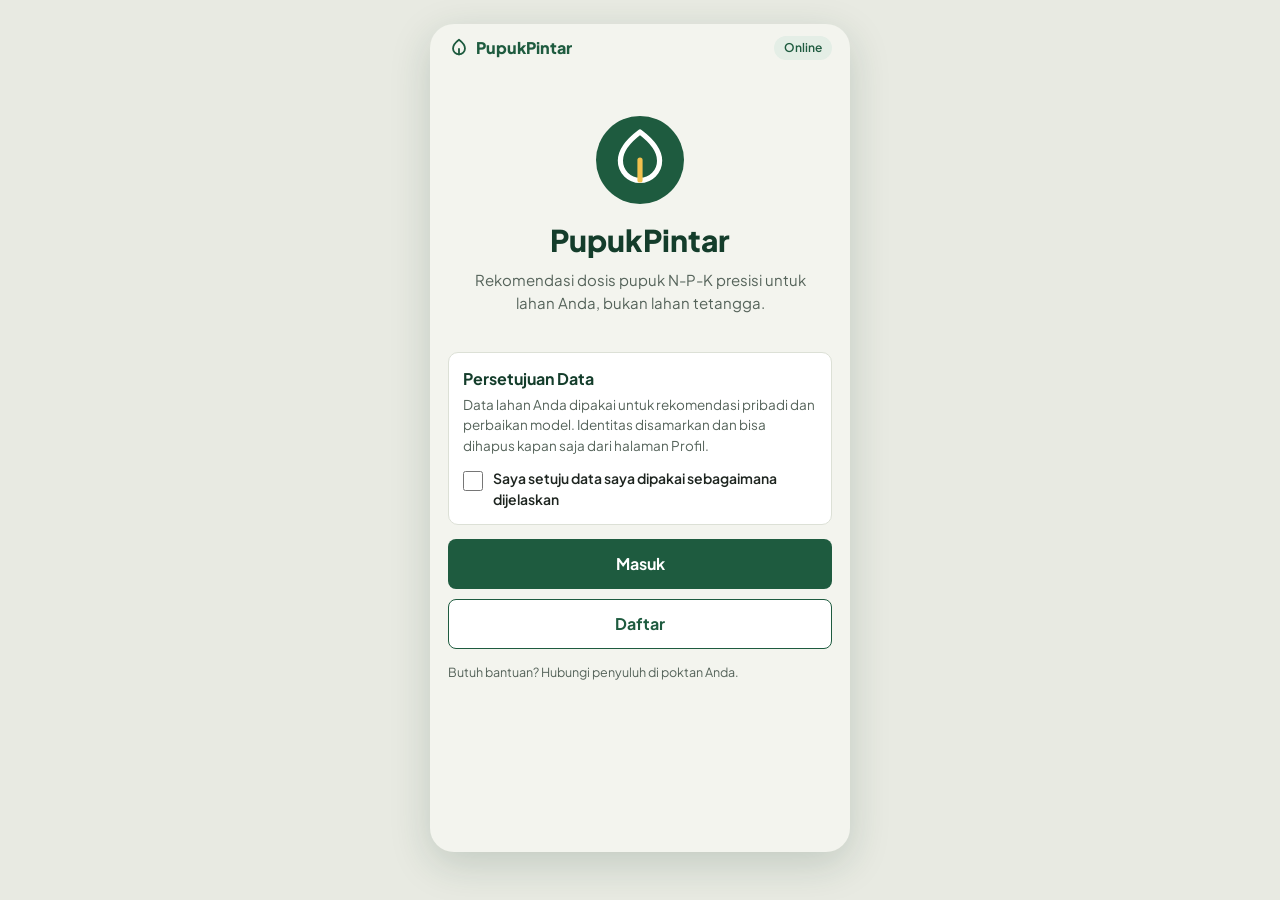
<file: app/frontend/index.html>
<!DOCTYPE html>
<html lang="id">
<head>
<meta charset="UTF-8">
<meta name="viewport" content="width=device-width, initial-scale=1.0">
<title>PupukPintar, Rekomendasi Dosis Pupuk per Lahan</title>
<link rel="preconnect" href="https://fonts.googleapis.com">
<link rel="preconnect" href="https://fonts.gstatic.com" crossorigin>
<link href="https://fonts.googleapis.com/css2?family=Plus+Jakarta+Sans:wght@400;500;600;700;800&display=swap" rel="stylesheet">
<link rel="stylesheet" href="styles.css">
<link rel="icon" href="assets/favicon.svg" type="image/svg+xml">
</head>
<body>
<div class="bingkai" id="bingkai">

  <!-- ============ STATUS BAR ATAS ============ -->
  <div class="batang-atas">
    <div class="merek-kecil">
      <svg viewBox="0 0 24 24" class="ikon" aria-hidden="true"><path d="M12 3c-4 3-6.5 6-6.5 9.5A6.5 6.5 0 0 0 12 19a6.5 6.5 0 0 0 6.5-6.5C18.5 9 16 6 12 3Z" fill="none" stroke="currentColor" stroke-width="2" stroke-linejoin="round"/><path d="M12 19v-6" stroke="currentColor" stroke-width="2" stroke-linecap="round"/></svg>
      <span>PupukPintar</span>
    </div>
    <div id="status-jaringan" class="jaringan jaringan-ok" role="status">Online</div>
  </div>

  <main id="layar" class="layar">

    <!-- ============ SPLASH / ONBOARDING ============ -->
    <section class="tampilan" id="v-splash" hidden>
      <div class="splash-puncak">
        <div class="logo-besar" aria-hidden="true">
          <svg viewBox="0 0 48 48"><circle cx="24" cy="24" r="22" fill="var(--hijau-700)"/><path d="M24 10c-6 4.5-9.8 9-9.8 14.3A9.8 9.8 0 0 0 24 34.2a9.8 9.8 0 0 0 9.8-9.9C33.8 19 30 14.5 24 10Z" fill="none" stroke="#fff" stroke-width="2.6" stroke-linejoin="round"/><path d="M24 34V24" stroke="#F2C14E" stroke-width="2.6" stroke-linecap="round"/></svg>
        </div>
        <h1 class="judul-splash">PupukPintar</h1>
        <p class="tagline-splash">Rekomendasi dosis pupuk N-P-K presisi untuk lahan Anda, bukan lahan tetangga.</p>
      </div>

      <div class="kartu kartu-persetujuan">
        <h2>Persetujuan Data</h2>
        <p>Data lahan Anda dipakai untuk rekomendasi pribadi dan perbaikan model. Identitas disamarkan dan bisa dihapus kapan saja dari halaman Profil.</p>
        <label class="baris-centang">
          <input type="checkbox" id="cek-setuju">
          <span>Saya setuju data saya dipakai sebagaimana dijelaskan</span>
        </label>
        <p id="galat-setuju" class="pesan-galat" hidden>Centang persetujuan terlebih dahulu.</p>
      </div>

      <div class="tumpukan-tombol">
        <button class="tombol utama" id="tombol-masuk">Masuk</button>
        <button class="tombol garis" id="tombol-daftar">Daftar</button>
      </div>
      <p class="catatan-kecil">Butuh bantuan? Hubungi penyuluh di poktan Anda.</p>
    </section>

    <!-- ============ BERANDA ============ -->
    <section class="tampilan" id="v-beranda" hidden>
      <h1 class="judul-layar">Beranda</h1>
      <div class="kartu kartu-musim">
        <div>
          <p class="label-kecil">MUSIM TANAM</p>
          <p id="beranda-musim" class="isi-musim">Musim hujan, puncak Oktober sampai Maret</p>
        </div>
        <svg viewBox="0 0 24 24" class="ikon besar" aria-hidden="true"><path d="M4 15a8 8 0 1 1 16 0" fill="none" stroke="currentColor" stroke-width="2" stroke-linecap="round"/><path d="M12 15V4m0 0-3 3m3-3 3 3" stroke="currentColor" stroke-width="2" stroke-linecap="round" stroke-linejoin="round"/></svg>
      </div>

      <div id="beranda-lahan" class="kartu kartu-lahan-ringkas"><!-- diisi app.js --></div>

      <button class="tombol utama lebar" data-buka="rekomendasi">
        <svg viewBox="0 0 24 24" class="ikon" aria-hidden="true"><path d="M12 5v14M5 12h14" stroke="currentColor" stroke-width="2.4" stroke-linecap="round"/></svg>
        Minta Rekomendasi Dosis
      </button>

      <div id="beranda-terbaru" class="blok-terbaru"><!-- diisi app.js --></div>
    </section>

    <!-- ============ LAHAN SAYA ============ -->
    <section class="tampilan" id="v-lahan" hidden>
      <div class="baris-judul">
        <h1 class="judul-layar">Lahan Saya</h1>
        <button class="tombol kecil" data-buka="tambah-lahan">
          <svg viewBox="0 0 24 24" class="ikon" aria-hidden="true"><path d="M12 5v14M5 12h14" stroke="currentColor" stroke-width="2.4" stroke-linecap="round"/></svg>
          Tambah
        </button>
      </div>
      <div id="daftar-lahan" class="daftar"><!-- diisi app.js --></div>
    </section>

    <!-- ============ TAMBAH LAHAN (PILIH CARA) ============ -->
    <section class="tampilan" id="v-tambah-lahan" hidden>
      <button class="tombol-kembali" data-buka="lahan" aria-label="Kembali">
        <svg viewBox="0 0 24 24" class="ikon" aria-hidden="true"><path d="M15 5l-7 7 7 7" fill="none" stroke="currentColor" stroke-width="2.4" stroke-linecap="round" stroke-linejoin="round"/></svg>
      </button>
      <h1 class="judul-layar">Tambah Lahan</h1>
      <p class="subjudul-layar">Pilih cara mengenalkan kondisi lahan Anda.</p>

      <button class="kartu pilihan-sumber" data-buka="peta">
        <svg viewBox="0 0 24 24" class="ikon besar" aria-hidden="true"><path d="M9 4 4 6v14l5-2 6 2 5-2V4l-5 2-6-2Z" fill="none" stroke="currentColor" stroke-width="2" stroke-linejoin="round"/><path d="M9 4v14m6-12v14" stroke="currentColor" stroke-width="2"/></svg>
        <span>
          <strong>Pilih di peta hara</strong>
          Nilai pH, N, P, K diambil otomatis dari zona peta wilayah Bogor.
        </span>
      </button>

      <button class="kartu pilihan-sumber" data-buka="uji-tanah">
        <svg viewBox="0 0 24 24" class="ikon besar" aria-hidden="true"><path d="M5 4h9l5 5v11a1 1 0 0 1-1 1H6a1 1 0 0 1-1-1V4Z" fill="none" stroke="currentColor" stroke-width="2" stroke-linejoin="round"/><path d="M9 13h6m-6 4h4" stroke="currentColor" stroke-width="2" stroke-linecap="round"/></svg>
        <span>
          <strong>Masukkan hasil uji tanah</strong>
          Untuk Anda yang punya angka hasil uji tanah sendiri.
        </span>
      </button>
    </section>

    <!-- ============ PETA HARA SAFRONS ============ -->
    <section class="tampilan" id="v-peta" hidden>
      <button class="tombol-kembali" data-buka="tambah-lahan" aria-label="Kembali">
        <svg viewBox="0 0 24 24" class="ikon" aria-hidden="true"><path d="M15 5l-7 7 7 7" fill="none" stroke="currentColor" stroke-width="2.4" stroke-linecap="round" stroke-linejoin="round"/></svg>
      </button>
      <h1 class="judul-layar">Peta Hara Wilayah</h1>
      <p class="subjudul-layar">Gambar batas petak Anda di peta agar luas dan bentuknya persis, atau pilih unit lahan SAFRONS.</p>
      <div class="medan">
        <label for="cari-unit">Cari nama daerah</label>
        <input id="cari-unit" type="search" placeholder="contoh, Bogor, Cikeas, Nanggung" autocomplete="off">
      </div>
      <p class="label-kecil" style="margin-bottom:-6px">DAFTAR UNIT LAHAN <span id="hitung-unit"></span></p>
      <div id="daftar-unit" class="daftar-unit" aria-label="Daftar unit lahan"></div>
      <div class="peta-wadah">
        <svg id="peta-svg" class="peta-svg mode-gambar" role="application" aria-label="Peta hara wilayah Bogor"></svg>
        <div class="peta-zum">
          <button id="zum-masuk" aria-label="Perbesar peta">+</button>
          <button id="zum-keluar" aria-label="Perkecil peta">&minus;</button>
          <button id="peta-reset" aria-label="Pusatkan peta">&circlearrowleft;</button>
        </div>
        <div class="peta-tooltip" id="peta-tooltip" hidden></div>
        <p class="keadaan-muat" id="peta-muat">Memuat peta&hellip;</p>
        <p class="keadaan-galat" id="peta-galat" hidden>Peta gagal dimuat. <button class="tautan" id="peta-coba-lagi">Coba lagi</button></p>
      </div>
      <div id="info-unit" class="info-unit" role="status">Ketuk peta atau pilih unit dari daftar. Arahkan kursor ke peta untuk melihat nama unit.</div>
      <div class="legenda" aria-label="Legenda warna pH">
        <span class="chip-legend" style="background:#E4B84C"></span> Masam (pH di bawah 5,0)
        <span class="chip-legend" style="background:#E9CC7A"></span> Agak masam
        <span class="chip-legend" style="background:#B9CF9E"></span> Setengah masam
        <span class="chip-legend" style="background:#7FB58A"></span> Netral ke subur
      </div>
      <p class="catatan-kecil tengah">Kanvas vektor 191 area SAFRONS, bekerja penuh tanpa internet.</p>
      <div id="peta-detail" class="kartu" hidden><!-- detail area atau petak terpilih --></div>
    </section>

    <!-- ============ FORM UJI TANAH ============ -->
    <section class="tampilan" id="v-uji-tanah" hidden>
      <button class="tombol-kembali" data-buka="tambah-lahan" aria-label="Kembali">
        <svg viewBox="0 0 24 24" class="ikon" aria-hidden="true"><path d="M15 5l-7 7 7 7" fill="none" stroke="currentColor" stroke-width="2.4" stroke-linecap="round" stroke-linejoin="round"/></svg>
      </button>
      <h1 class="judul-layar">Hasil Uji Tanah</h1>
      <p class="subjudul-layar">Salin angka dari hasil uji tanah laboratorium Anda.</p>
      <form id="form-uji-tanah" novalidate>
        <div class="medan">
          <label for="ut-nama">Nama lahan</label>
          <input id="ut-nama" type="text" placeholder="contoh, Sawah belakang" required>
        </div>
        <div class="dua-kolom">
          <div class="medan">
            <label for="ut-ph">pH tanah</label>
            <input id="ut-ph" type="number" step="0.1" min="3" max="9" placeholder="5,8" required>
          </div>
          <div class="medan">
            <label for="ut-n">N (%)</label>
            <input id="ut-n" type="number" step="0.01" min="0.01" max="2" placeholder="0,35" required>
          </div>
        </div>
        <div class="dua-kolom">
          <div class="medan">
            <label for="ut-p">P (ppm)</label>
            <input id="ut-p" type="number" step="0.1" min="1" max="200" placeholder="8,0" required>
          </div>
          <div class="medan">
            <label for="ut-k">K (me/100g)</label>
            <input id="ut-k" type="number" step="0.01" min="0.01" max="2.5" placeholder="0,18" required>
          </div>
        </div>
        <div class="dua-kolom">
          <div class="medan">
            <label for="ut-tekstur">Tekstur tanah</label>
            <select id="ut-tekstur">
              <option>Lempung</option>
              <option>Lempung Liat</option>
              <option>Liat</option>
            </select>
          </div>
          <div class="medan">
            <label for="ut-luas">Luas (ha)</label>
            <input id="ut-luas" type="number" step="0.05" min="0.05" max="10" placeholder="0,75" required>
          </div>
        </div>
        <p id="galat-uji-tanah" class="pesan-galat" hidden></p>
        <button type="submit" class="tombol utama lebar">Simpan Lahan</button>
      </form>
    </section>

    <!-- ============ FORM REKOMENDASI ============ -->
    <section class="tampilan" id="v-rekomendasi" hidden>
      <h1 class="judul-layar">Rekomendasi Dosis</h1>
      <p class="subjudul-layar">Pilih lahan dan kebutuhan tanam Anda.</p>

      <div class="kartu">
        <p class="label-kecil">PETAK LAHAN</p>
        <div id="pilih-lahan" class="baris-chip"><!-- chip lahan --></div>
        <p class="ringkasan-hara" id="ringkasan-hara"></p>
      </div>

      <div class="kartu">
        <p class="label-kecil">KOMODITAS</p>
        <div class="tersegmentasi" role="radiogroup" aria-label="Komoditas">
          <button type="button" class="segmen aktif" data-komoditas="Padi" aria-pressed="true">Padi</button>
          <button type="button" class="segmen" data-komoditas="Jagung" aria-pressed="false">Jagung</button>
        </div>
        <div class="dua-kolom">
          <div class="medan">
            <label for="rk-target">Target hasil (ton/ha)</label>
            <input id="rk-target" type="number" step="0.1" min="3" max="13" value="6">
          </div>
          <div class="medan">
            <label for="rk-luas">Luas petak (ha)</label>
            <input id="rk-luas" type="number" step="0.05" min="0.05" max="10" value="0.75">
          </div>
        </div>
        <div class="medan">
          <label for="rk-musim">Musim tanam</label>
          <select id="rk-musim">
            <option value="Hujan">Hujan (Oktober sampai Maret)</option>
            <option value="Kemarau">Kemarau (April sampai September)</option>
          </select>
        </div>
      </div>

      <p id="galat-rekomendasi" class="pesan-galat" hidden></p>
      <button class="tombol utama lebar" id="tombol-hitung">Hitung Rekomendasi</button>
      <p class="catatan-kecil tengah" id="catatan-hitung">Hasil tampil dalam hitungan detik. Keluaran dikunci pada rentang aman rekomendasi resmi.</p>
      <div class="keadaan-muat kartu" id="hitung-muat" hidden>
        <span class="putar" aria-hidden="true"></span> Model sedang menghitung…
      </div>
    </section>

    <!-- ============ HASIL ============ -->
    <section class="tampilan" id="v-hasil" hidden>
      <div class="baris-judul">
        <button class="tombol-kembali" data-buka="rekomendasi" aria-label="Kembali">
          <svg viewBox="0 0 24 24" class="ikon" aria-hidden="true"><path d="M15 5l-7 7 7 7" fill="none" stroke="currentColor" stroke-width="2.4" stroke-linecap="round" stroke-linejoin="round"/></svg>
        </button>
        <h1 class="judul-layar">Hasil Rekomendasi</h1>
        <span id="badge-keyakinan" class="badge-keyakinan"></span>
      </div>
      <div id="isi-hasil"><!-- diisi app.js --></div>
    </section>

    <!-- ============ RIWAYAT ============ -->
    <section class="tampilan" id="v-riwayat" hidden>
      <h1 class="judul-layar">Riwayat Rekomendasi</h1>
      <p class="subjudul-layar">Tersimpan di perangkat Anda, per petak dan per musim.</p>
      <div id="daftar-riwayat" class="daftar"><!-- diisi app.js --></div>
    </section>

    <!-- ============ PAPAN PENYULUHAN ============ -->
    <section class="tampilan" id="v-penyuluhan" hidden>
      <h1 class="judul-layar">Papan Penyuluhan</h1>

      <div class="kartu">
        <p class="label-kecil">TIPS PEMUPUKAN</p>
        <details class="tip">
          <summary>Pemupukan urea sebaiknya dibagi dua tahap pada musim hujan</summary>
          <p>Nitrogen mudah tercuci air hujan. Berikan sekitar setengah dosis urea saat tanam, sisanya 3 sampai 4 minggu kemudian.</p>
        </details>
        <details class="tip">
          <summary>Tanah masam membuat pupuk fosfor sia-sia</summary>
          <p>Bagi pH di bawah 5,5 sebagian besar fosfor terikat aluminium dan besi. Pengapuran lebih dahulu membuat pupuk P bekerja, sesuai anjuran interpretasi kesuburan tanah Balittanah.</p>
        </details>
        <details class="tip">
          <summary>Kalium menjaga kualitas butir dan ketahanan tanaman</summary>
          <p>Stok kalium yang rendah membuat tanaman mudah rebah dan butir kurang padat. Cek status K lahan Anda sebelum menekan dosis KCl.</p>
        </details>
      </div>

      <div class="kartu">
        <p class="label-kecil">VERIFIKASI PENYULUH</p>
        <div id="daftar-verifikasi" class="daftar"><!-- permintaan verifikasi --></div>
      </div>

      <div class="kartu">
        <p class="label-kecil">KONTAK PENYULUH</p>
        <p class="teks-abu">Daftar kontak penyuluh diisi bersama poktan saat pilot. Selama itu, sampaikan hasil rekomendasi Anda langsung ke penyuluh pembina.</p>
      </div>
    </section>

    <!-- ============ PROFIL ============ -->
    <section class="tampilan" id="v-profil" hidden>
      <h1 class="judul-layar">Profil dan Pengaturan</h1>

      <div class="kartu">
        <p class="label-kecil">AKUN</p>
        <div class="medan">
          <label for="pf-nama">Nama</label>
          <input id="pf-nama" type="text" placeholder="Nama Anda">
        </div>
      </div>

      <div class="kartu">
        <p class="label-kecil">PERSETUJUAN DATA</p>
        <label class="baris-centang">
          <input type="checkbox" id="pf-optout">
          <span>Bolehkan data lahan saya dipakai memperbaiki model</span>
        </label>
        <button class="tombol bahaya lebar" id="pf-hapus">
          <svg viewBox="0 0 24 24" class="ikon" aria-hidden="true"><path d="M4 7h16M9 7V4h6v3m-8 0 1 13h8l1-13" fill="none" stroke="currentColor" stroke-width="2" stroke-linejoin="round"/></svg>
          Hapus semua data saya
        </button>
        <p class="teks-abu">Penghapusan membersihkan lahan, riwayat, dan verifikasi di perangkat ini.</p>
      </div>

      <div class="kartu">
        <p class="label-kecil">TENTANG MODEL</p>
        <div id="profil-model" class="teks-abu">Memuat metrik model…</div>
        <p class="teks-abu">Data latih adalah proxy hasil ekstraksi tabel rekomendasi resmi (Permentan No. 40/2007 dan kaidah Balittanah), bukan hasil uji laboratorium. Validasi lapangan berjalan bertahap bersama poktan.</p>
      </div>

      <p class="catatan-kecil tengah">PupukPintar versi 1.0, proyek akhir PPKBP Kelompok 14</p>
    </section>

  </main>

  <!-- ============ NAVIGASI BAWAH ============ -->
  <nav class="nav-bawah" aria-label="Menu utama" id="nav-bawah">
    <button data-buka="beranda" class="nav-item aktif">
      <svg viewBox="0 0 24 24" class="ikon" aria-hidden="true"><path d="m4 11 8-7 8 7v8a1 1 0 0 1-1 1h-5v-6h-4v6H5a1 1 0 0 1-1-1v-8Z" fill="none" stroke="currentColor" stroke-width="2" stroke-linejoin="round"/></svg>
      <span>Beranda</span>
    </button>
    <button data-buka="lahan" class="nav-item">
      <svg viewBox="0 0 24 24" class="ikon" aria-hidden="true"><path d="M9 4 4 6v14l5-2 6 2 5-2V4l-5 2-6-2Z" fill="none" stroke="currentColor" stroke-width="2" stroke-linejoin="round"/><path d="M9 4v14m6-12v14" stroke="currentColor" stroke-width="2"/></svg>
      <span>Lahan</span>
    </button>
    <button data-buka="rekomendasi" class="nav-item">
      <svg viewBox="0 0 24 24" class="ikon" aria-hidden="true"><path d="M12 3c-4 3-6.5 6-6.5 9.5A6.5 6.5 0 0 0 12 19a6.5 6.5 0 0 0 6.5-6.5C18.5 9 16 6 12 3Z" fill="none" stroke="currentColor" stroke-width="2" stroke-linejoin="round"/><path d="M12 19v-6" stroke="currentColor" stroke-width="2" stroke-linecap="round"/></svg>
      <span>Rekomendasi</span>
    </button>
    <button data-buka="penyuluhan" class="nav-item">
      <svg viewBox="0 0 24 24" class="ikon" aria-hidden="true"><path d="M5 5a2 2 0 0 1 2-2h12v16H7a2 2 0 0 0-2 2V5Z" fill="none" stroke="currentColor" stroke-width="2" stroke-linejoin="round"/><path d="M9 7h6M9 11h4" stroke="currentColor" stroke-width="2" stroke-linecap="round"/></svg>
      <span>Penyuluhan</span>
    </button>
    <button data-buka="profil" class="nav-item">
      <svg viewBox="0 0 24 24" class="ikon" aria-hidden="true"><circle cx="12" cy="8" r="4" fill="none" stroke="currentColor" stroke-width="2"/><path d="M4 21c1.5-3.5 4.5-5 8-5s6.5 1.5 8 5" fill="none" stroke="currentColor" stroke-width="2" stroke-linecap="round"/></svg>
      <span>Profil</span>
    </button>
  </nav>

  <!-- ============ TOAST ============ -->
  <div id="toast" class="toast" role="status" aria-live="polite" hidden></div>
</div>

<script src="app.js"></script>
</body>
</html>
</file>
<file: app/frontend/styles.css>
/* ============================================================
   PupukPintar, gaya antarmuka
   Palet: hijau padi (utama), kuning padi (aksen), merah bata (bahaya).
   Font: Plus Jakarta Sans, dirancang desainer Indonesia, jelas untuk
   angka dan bahasa Indonesia.
   ============================================================ */

:root {
  --hijau-900: #143D2B;
  --hijau-700: #1E5B3F;
  --hijau-500: #2E7D4F;
  --hijau-100: #E4EEE6;
  --kuning: #F2C14E;
  --kuning-gelap: #7A5410;
  --kuning-muda: #F9EED6;
  --merah: #A3352C;
  --merah-muda: #F6E0DD;
  --bg: #F3F4EE;
  --kartu: #FFFFFF;
  --garis: #DCE0D6;
  --tinta: #1D241F;
  --abu: #55635A;
  --radius: 10px;
  --radius-kecil: 8px;
}

* { box-sizing: border-box; margin: 0; padding: 0; }

html, body {
  background: #E8EAE2;
  color: var(--tinta);
  font-family: "Plus Jakarta Sans", "Segoe UI", system-ui, sans-serif;
  font-size: 16px;
  line-height: 1.5;
}

/* Bingkai layar ponsel agar demo enak dilihat di desktop */
.bingkai {
  max-width: 420px;
  min-height: 100svh;
  margin: 0 auto;
  background: var(--bg);
  display: flex;
  flex-direction: column;
  position: relative;
  box-shadow: 0 0 0 1px var(--garis);
}

@media (min-width: 700px) {
  .bingkai {
    min-height: 780px;
    height: 900px;
    max-height: 92svh;
    margin: 24px auto;
    border-radius: 24px;
    overflow: hidden;
    box-shadow: 0 12px 40px rgba(20, 61, 43, .18);
  }
}

/* ---------- batang atas ---------- */
.batang-atas {
  display: flex;
  align-items: center;
  justify-content: space-between;
  padding: 12px 18px 8px;
}
.merek-kecil {
  display: flex;
  align-items: center;
  gap: 6px;
  font-weight: 800;
  color: var(--hijau-700);
  letter-spacing: 0;
}
.merek-kecil .ikon { width: 22px; height: 22px; }
.jaringan { font-size: 12px; font-weight: 600; padding: 3px 10px; border-radius: 99px; }
.jaringan-ok { color: var(--hijau-700); background: var(--hijau-100); }
.jaringan-gagal { color: var(--merah); background: var(--merah-muda); }

/* ---------- area layar ---------- */
.layar {
  flex: 1;
  overflow-y: auto;
  padding: 4px 18px 96px;
  scroll-behavior: smooth;
}
.tampilan { display: flex; flex-direction: column; gap: 14px; }

.judul-layar { font-size: 22px; font-weight: 800; color: var(--hijau-900); }
.subjudul-layar { color: var(--abu); font-size: 14px; margin-top: -8px; }
.baris-judul { display: flex; align-items: center; gap: 8px; flex-wrap: wrap; }
.baris-judul .judul-layar { flex: 1 1 auto; min-width: 0; }
.badge-keyakinan { margin-left: auto; }
.baris-judul .tombol-kembali { flex: 0 0 auto; }

.tombol-kembali {
  width: 40px; height: 40px;
  border: 1px solid var(--garis);
  background: var(--kartu);
  color: var(--hijau-700);
  border-radius: var(--radius-kecil);
  display: grid; place-items: center;
  cursor: pointer;
}
.tombol-kembali:hover { background: var(--hijau-100); }

/* ---------- kartu ---------- */
.kartu {
  background: var(--kartu);
  border: 1px solid var(--garis);
  border-radius: var(--radius);
  padding: 14px;
}
.label-kecil {
  font-size: 11px;
  font-weight: 700;
  letter-spacing: 0.04em;
  color: var(--abu);
  margin-bottom: 8px;
}
.teks-abu { color: var(--abu); font-size: 13px; }
.catatan-kecil { color: var(--abu); font-size: 12.5px; }
.catatan-kecil.tengah { text-align: center; }

/* ---------- tombol ---------- */
.tombol {
  display: inline-flex;
  align-items: center;
  justify-content: center;
  gap: 8px;
  min-height: 48px;
  padding: 12px 20px;
  border-radius: var(--radius-kecil);
  border: 1.5px solid transparent;
  font: inherit;
  font-weight: 700;
  cursor: pointer;
}
.tombol.utama { background: var(--hijau-700); color: #fff; }
.tombol.utama:hover { background: var(--hijau-900); }
.tombol.garis { background: var(--kartu); color: var(--hijau-700); border-color: var(--hijau-700); }
.tombol.garis:hover { background: var(--hijau-100); }
.tombol.bahaya { background: #fff; color: var(--merah); border-color: var(--merah); }
.tombol.bahaya:hover { background: var(--merah-muda); }
.tombol.lebar { width: 100%; }
.tombol.kecil { min-height: 40px; padding: 8px 14px; font-size: 14px; background: var(--hijau-700); color: #fff; }
.tombol:disabled { opacity: .55; cursor: not-allowed; }
.tumpukan-tombol { display: flex; flex-direction: column; gap: 10px; }

.tautan { background: none; border: none; color: var(--hijau-700); font: inherit; font-weight: 700; text-decoration: underline; cursor: pointer; }

:is(button, input, select, summary, a):focus-visible {
  outline: 3px solid var(--kuning);
  outline-offset: 2px;
}

/* ---------- splash ---------- */
.splash-puncak { text-align: center; padding: 40px 0 6px; }
.logo-besar { display: grid; place-items: center; }
.logo-besar svg { width: 96px; height: 96px; }
.judul-splash { font-size: 30px; font-weight: 800; color: var(--hijau-900); margin-top: 10px; }
.tagline-splash { color: var(--abu); margin: 6px 18px 0; font-size: 15px; }
.kartu-persetujuan { margin-top: 18px; }
.kartu-persetujuan h2 { font-size: 16px; color: var(--hijau-900); margin-bottom: 4px; }
.kartu-persetujuan p { font-size: 13.5px; color: var(--abu); }
.baris-centang {
  display: flex; gap: 10px; align-items: flex-start;
  margin-top: 12px;
  font-size: 14px;
  font-weight: 600;
  cursor: pointer;
}
.baris-centang input { width: 22px; height: 22px; accent-color: var(--hijau-700); margin-top: 2px; cursor: pointer; }

/* ---------- beranda ---------- */
.kartu-musim { display: flex; align-items: center; justify-content: space-between; gap: 10px; }
.isi-musim { font-weight: 700; color: var(--hijau-900); }
.ikon { width: 20px; height: 20px; flex: 0 0 auto; }
.ikon.besar { width: 34px; height: 34px; color: var(--hijau-700); }
.blok-terbaru { display: flex; flex-direction: column; gap: 10px; }

/* ---------- daftar & kartu lahan ---------- */
.daftar { display: flex; flex-direction: column; gap: 10px; }
.baris-lahan {
  display: flex; gap: 12px; align-items: stretch;
  background: var(--kartu); border: 1px solid var(--garis);
  border-radius: var(--radius); padding: 12px;
}
.baris-lahan.terpilih { border-color: var(--hijau-700); box-shadow: 0 0 0 1.5px var(--hijau-700); }
.keliling-lahan { flex: 0 0 auto; cursor: pointer; background: none; border: none; padding: 0; text-align: left; }
.nama-lahan { font-weight: 800; color: var(--hijau-900); }
.sumber-lahan { font-size: 12px; color: var(--abu); margin: 2px 0 8px; }
.chip-hara { display: inline-block; font-size: 11.5px; font-weight: 700; padding: 2px 9px; border-radius: 99px; margin: 2px 4px 2px 0; }
.chip-sr, .chip-r { background: var(--merah-muda); color: var(--merah); }
.chip-s { background: var(--kuning-muda); color: var(--kuning-gelap); }
.chip-st, .chip-t { background: var(--hijau-100); color: var(--hijau-700); }
.ph-lahan { font-size: 12.5px; color: var(--abu); margin-top: 6px; }
.aksi-lahan { display: flex; flex-direction: column; gap: 6px; justify-content: center; }

.keadaan-kosong {
  text-align: center; color: var(--abu);
  padding: 26px 14px;
  border: 1.5px dashed var(--garis);
  border-radius: var(--radius);
  font-size: 14px;
}

/* ---------- pilihan sumber ---------- */
.pilihan-sumber {
  display: flex; gap: 12px; align-items: center;
  text-align: left; cursor: pointer;
  font: inherit;
}
.pilihan-sumber strong { display: block; color: var(--hijau-900); }
.pilihan-sumber span { font-size: 13.5px; color: var(--abu); }
.pilihan-sumber:hover { border-color: var(--hijau-700); }

/* ---------- peta ---------- */
.peta-wadah {
  background: var(--kartu); border: 1px solid var(--garis);
  border-radius: var(--radius); padding: 8px;
  position: relative;
}
.peta-svg {
  width: 100%;
  height: 340px;
  display: block;
  border-radius: 8px;
  background: #E9EDE6;
  touch-action: none;
  cursor: crosshair;
}
.peta-svg.mode-unit { cursor: pointer; }
.peta-area { cursor: pointer; }
.peta-area:hover { filter: brightness(1.06); }
.peta-kosong { cursor: not-allowed; }
.peta-zum {
  position: absolute;
  top: 16px; right: 16px;
  display: flex;
  flex-direction: column;
  gap: 4px;
  z-index: 5;
}
.peta-zum button {
  width: 34px; height: 34px;
  border: 1.5px solid var(--garis);
  border-radius: 8px;
  background: #fff;
  color: var(--hijau-900);
  font-size: 18px;
  font-weight: 700;
  cursor: pointer;
}
.peta-zum button:hover { background: var(--hijau-100); }
.peta-tooltip {
  position: absolute;
  pointer-events: none;
  background: var(--hijau-900);
  color: #fff;
  padding: 3px 9px;
  border-radius: 6px;
  font-size: 12px;
  font-weight: 600;
  z-index: 6;
  white-space: nowrap;
}
.daftar-unit {
  max-height: 148px;
  overflow-y: auto;
  display: flex;
  flex-direction: column;
  gap: 6px;
}
.baris-unit {
  display: flex;
  align-items: baseline;
  justify-content: space-between;
  gap: 10px;
  border: 1.5px solid var(--garis);
  background: #fff;
  border-radius: 8px;
  min-height: 44px;
  padding: 8px 12px;
  font: inherit;
  cursor: pointer;
  text-align: left;
}
.baris-unit:hover { border-color: var(--hijau-500); }
.baris-unit.aktif { border-color: var(--hijau-700); background: var(--hijau-100); }
.baris-unit .nama-unit { font-weight: 700; color: var(--hijau-900); }
.baris-unit .ket-unit { font-size: 12px; color: var(--abu); white-space: nowrap; }
.info-unit {
  background: var(--hijau-100);
  color: var(--hijau-900);
  border-radius: 8px;
  padding: 8px 12px;
  font-size: 13px;
  font-weight: 600;
}
.legenda {
  display: flex;
  align-items: center;
  flex-wrap: wrap;
  gap: 6px 10px;
  font-size: 12px;
  color: var(--abu);
}
.chip-legend {
  display: inline-block;
  width: 14px; height: 14px;
  border-radius: 4px;
  border: 1px solid var(--garis);
  vertical-align: -2px;
}
.peta-latar { fill: #EDF2EA; }
.peta-kisi { stroke: #D8E0D4; stroke-width: 1; }
.peta-zona { cursor: pointer; stroke: #fff; stroke-width: 2; }
.peta-zona:hover { stroke: var(--hijau-900); }
.peta-zona.aktif { stroke: var(--hijau-900); stroke-width: 3; }
.peta-label { font: 700 10px "Plus Jakarta Sans", sans-serif; fill: #33413A; pointer-events: none; }
.keadaan-muat { color: var(--abu); font-size: 14px; padding: 30px; text-align: center; }
.keadaan-galat { color: var(--merah); font-size: 14px; padding: 20px; text-align: center; }

/* ---------- formulir ---------- */
.medan { display: flex; flex-direction: column; gap: 4px; margin-bottom: 12px; }
.medan label { font-size: 13px; font-weight: 700; color: var(--hijau-900); }
.medan input, .medan select {
  min-height: 46px;
  padding: 10px 12px;
  border: 1.5px solid var(--garis);
  border-radius: var(--radius-kecil);
  font: inherit;
  background: #fff;
  color: var(--tinta);
}
.medan input:hover, .medan select:hover { border-color: var(--hijau-500); }
.dua-kolom { display: grid; grid-template-columns: 1fr 1fr; gap: 12px; }
.pesan-galat {
  background: var(--merah-muda);
  color: var(--merah);
  border-radius: var(--radius-kecil);
  padding: 10px 12px;
  font-size: 13.5px;
  font-weight: 600;
}

/* ---------- tersegmentasi ---------- */
.tersegmentasi {
  display: grid; grid-template-columns: 1fr 1fr;
  gap: 6px; background: #EDEFE7;
  padding: 5px;
  border-radius: var(--radius-kecil);
  margin-bottom: 12px;
}
.tersegmentasi.tiga { grid-template-columns: 1fr 1fr 1fr; }
.segmen {
  min-height: 44px;
  border: 1.5px solid transparent;
  border-radius: var(--radius-kecil);
  background: transparent;
  font: inherit; font-weight: 700; color: var(--abu);
  cursor: pointer;
}
.segmen.aktif { background: #fff; color: var(--hijau-900); border-color: var(--garis); box-shadow: 0 1px 3px rgba(29,36,31,.12); }
.segmen.tiga { grid-template-columns: 1fr 1fr 1fr; }
.baris-chip { display: flex; flex-wrap: wrap; gap: 8px; }
.chip-lahan {
  border: 1.5px solid var(--garis);
  background: #fff;
  border-radius: 99px;
  min-height: 40px;
  padding: 8px 16px;
  font: inherit; font-weight: 700; color: var(--abu);
  cursor: pointer;
}
.chip-lahan.aktif { background: var(--hijau-700); color: #fff; border-color: var(--hijau-700); }
.ringkasan-hara { font-size: 13px; color: var(--abu); margin-top: 10px; }

/* ---------- keadaan muat ---------- */
.putar {
  width: 18px; height: 18px;
  border: 3px solid var(--hijau-100);
  border-top-color: var(--hijau-700);
  border-radius: 50%;
  display: inline-block;
  vertical-align: -4px;
  margin-right: 8px;
  animation: berputar .9s linear infinite;
}
@keyframes berputar { to { transform: rotate(360deg); } }
@media (prefers-reduced-motion: reduce) { .putar { animation-duration: 0.01s; } }

/* ---------- hasil ---------- */
.badge-keyakinan {
  font-size: 12.5px;
  font-weight: 700;
  padding: 6px 12px;
  border-radius: 99px;
  white-space: nowrap;
}
.badge-tinggi { background: var(--hijau-100); color: var(--hijau-700); }
.badge-sedang { background: var(--kuning-muda); color: var(--kuning-gelap); }
.badge-rendah { background: var(--merah-muda); color: var(--merah); }

.tiga-dosis { display: grid; grid-template-columns: 1fr 1fr 1fr; gap: 8px; }
.kartu-dosis {
  background: var(--kartu); border: 1px solid var(--garis);
  border-radius: var(--radius); padding: 12px 8px; text-align: center;
}
.kartu-dosis .unsur { font-size: 12px; font-weight: 800; color: var(--abu); }
.kartu-dosis .angka { font-size: 30px; font-weight: 800; color: var(--hijau-900); line-height: 1.1; }
.kartu-dosis .satuan { font-size: 12px; color: var(--abu); }
.kartu-dosis .rentang { font-size: 10.5px; color: var(--abu); margin-top: 4px; }

.baris-biaya { display: flex; justify-content: space-between; align-items: baseline; margin-top: 10px; }
.baris-biaya .angka-biaya { font-size: 19px; font-weight: 800; color: var(--hijau-900); }
.tabel-kebutuhan { width: 100%; border-collapse: collapse; font-size: 14px; }
.tabel-kebutuhan td { padding: 5px 2px; border-bottom: 1px dashed var(--garis); }
.tabel-kebutuhan td:last-child { text-align: right; font-weight: 700; }

.peringatan-kotak {
  display: flex; gap: 10px; align-items: flex-start;
  background: var(--kuning-muda); color: var(--kuning-gelap);
  border-radius: var(--radius-kecil);
  padding: 12px;
  font-size: 13.5px; font-weight: 600;
}
.peringatan-kotak .ikon { margin-top: 1px; }
.peringatan-kotak.serius { background: var(--merah-muda); color: var(--merah); }
.disclaimer-kotak {
  display: flex; gap: 10px; align-items: flex-start;
  background: var(--hijau-100); color: var(--hijau-900);
  border-radius: var(--radius-kecil);
  padding: 12px;
  font-size: 12.5px;
}

/* ---------- riwayat ---------- */
.baris-riwayat { background: var(--kartu); border: 1px solid var(--garis); border-radius: var(--radius); padding: 12px; }
.kepala-riwayat { display: flex; justify-content: space-between; align-items: baseline; gap: 8px; }
.tanggal-riwayat { font-size: 12px; color: var(--abu); }
.isi-riwayat { font-size: 14px; margin-top: 6px; }
.status-verifikasi { display: inline-block; font-size: 11.5px; font-weight: 700; padding: 2px 9px; border-radius: 99px; margin-top: 8px; }
.sv-menunggu { background: var(--kuning-muda); color: var(--kuning-gelap); }
.sv-disetujui { background: var(--hijau-100); color: var(--hijau-700); }
.sv-koreksi { background: var(--merah-muda); color: var(--merah); }

/* ---------- penyuluhan ---------- */
.tip { border-bottom: 1px dashed var(--garis); padding: 8px 0; }
.tip:last-child { border-bottom: none; }
.tip summary {
  cursor: pointer; font-weight: 700; font-size: 14px;
  color: var(--hijau-900);
}
.tip p { font-size: 13px; color: var(--abu); margin-top: 6px; }
.baris-verifikasi { display: flex; flex-direction: column; gap: 8px; }
.baris-verifikasi .tombol { min-height: 40px; font-size: 14px; }

/* ---------- nav bawah ---------- */
.nav-bawah {
  position: absolute;
  bottom: 0; left: 0; right: 0;
  display: grid;
  grid-template-columns: repeat(5, 1fr);
  background: #fff;
  border-top: 1px solid var(--garis);
  padding: 6px 4px 8px;
}
.nav-item {
  display: flex; flex-direction: column; align-items: center; gap: 2px;
  background: none; border: none;
  font: inherit; font-size: 11px; font-weight: 700;
  color: var(--abu);
  padding: 6px 0;
  cursor: pointer;
  min-height: 48px;
}
.nav-item.aktif { color: var(--hijau-700); }
.nav-item.aktif .ikon { stroke-width: 2.6; }

/* ---------- toast ---------- */
.toast {
  position: absolute;
  left: 16px; right: 16px; bottom: 84px;
  background: var(--hijau-900);
  color: #fff;
  border-radius: var(--radius-kecil);
  padding: 12px 16px;
  font-size: 14px;
  font-weight: 600;
  box-shadow: 0 6px 20px rgba(20, 61, 43, .35);
  z-index: 50;
}
.toast.galat { background: var(--merah); }

/* ---------- util ---------- */
[hidden] { display: none !important; }
.saja-layar {
  position: absolute; width: 1px; height: 1px;
  overflow: hidden; clip: rect(0 0 0 0);
}
</file>
